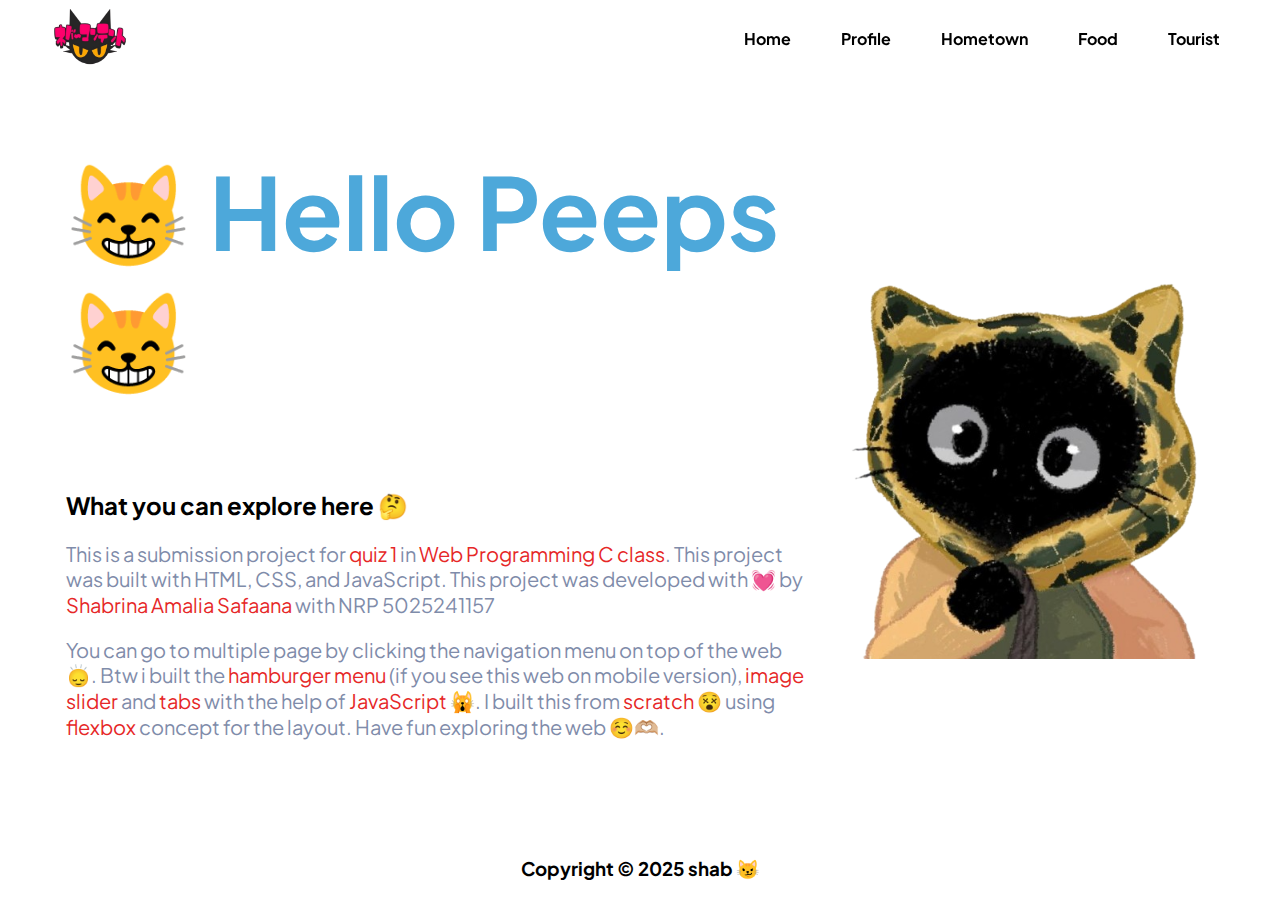
<file: quiz1/index.html>
<!DOCTYPE html>
<html lang="en">

<head>
    <meta charset="UTF-8">
    <meta name="viewport" content="width=device-width, initial-scale=1.0">
    <title>Shabrina Amalia</title>

    <!-- Link CSS -->
    <link rel="stylesheet" href="/quiz1/style.css">

    <!-- ICON -->
    <link rel="icon" type="image/png" href="/quiz1/img/logo.png">

    <!-- Font Google -->
    <link rel="preconnect" href="https://fonts.googleapis.com">
    <link rel="preconnect" href="https://fonts.gstatic.com" crossorigin>
    <link
        href="https://fonts.googleapis.com/css2?family=Inter:ital,opsz,wght@0,14..32,100..900;1,14..32,100..900&family=Plus+Jakarta+Sans:ital,wght@0,200..800;1,200..800&display=swap"
        rel="stylesheet">
</head>

<body>
    <!-- NAVBAR -->
    <header>
        <div class="nav-container">
            <!-- Nav Logo -->
            <div class="logo">
                <img src="/quiz1/img/logo.png" alt="LoGo SHab">
            </div>

            <!-- Hamburger (Mobile Only) -->
            <button id="hamburger" class="hamburger">
                <span></span>
                <span></span>
                <span></span>
            </button>

            <!-- Nav Menu -->
            <nav id="nav-menu" class="nav-list">
                <ul>
                    <li><a href="#">Home</a></li>
                    <li><a href="/quiz1/profile/index.html">Profile</a></li>
                    <li><a href="/quiz1/hometown/index.html">Hometown</a></li>
                    <li><a href="/quiz1/food/index.html">Food</a></li>
                    <li><a href="/quiz1/tourist/index.html">Tourist</a></li>
                </ul>
            </nav>
        </div>
    </header>

    <!-- CONTENT -->
    <main>
        <section>
            <article class="first">
                <h1>😸 Hello Peeps 😸</h1>
            </article>

            <article class="second">
                <h2>What you can explore here 🤔</h2>
                <p>
                    This is a submission project for <span>quiz 1</span> in <span>Web Programming C class</span>. This
                    project was built with
                    HTML, CSS, and JavaScript. This project was developed with 💓 by <span>Shabrina Amalia
                        Safaana</span> with
                    NRP 5025241157
                </p>

                <p>
                    You can go to multiple page by clicking the navigation menu on top of the web 🙂‍↕️. Btw i built the
                    <span>hamburger
                        menu</span> (if you see this web on mobile version), <span>image slider</span> and
                    <span>tabs</span> with the help of <span>JavaScript</span> 🙀.
                    I built this
                    from
                    <span>scratch</span> 😵 using <span>flexbox</span> concept for the layout. Have fun exploring the
                    web ☺️🫶🏼.
                </p>
            </article>
        </section>

        <aside>
            <img src="/quiz1/img/home.png" alt="home logo">
        </aside>
    </main>

    <footer>
        <h3>Copyright © 2025 shab 😼</h3>
    </footer>

    <script src="/quiz1/script.js"></script>
</body>

</html>
</file>
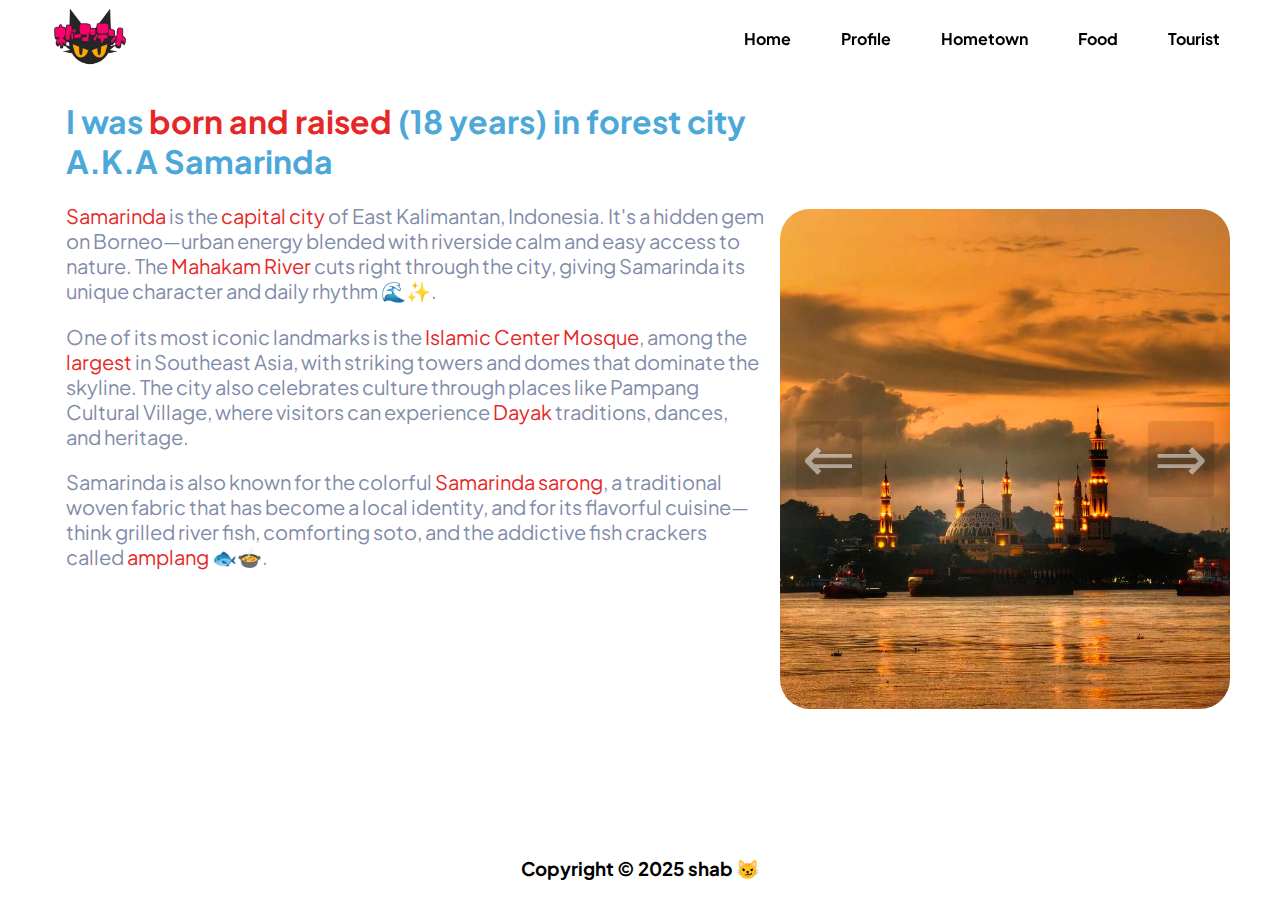
<file: quiz1/hometown/index.html>
<!DOCTYPE html>
<html lang="en">

<head>
    <meta charset="UTF-8">
    <meta name="viewport" content="width=device-width, initial-scale=1.0">
    <title>Hometown</title>

    <!-- Link CSS -->
    <link rel="stylesheet" href="style.css">

    <!-- ICON -->
    <link rel="icon" type="image/png" href="/quiz1/img/logo.png">

    <!-- Font Google -->
    <link rel="preconnect" href="https://fonts.googleapis.com">
    <link rel="preconnect" href="https://fonts.gstatic.com" crossorigin>
    <link
        href="https://fonts.googleapis.com/css2?family=Inter:ital,opsz,wght@0,14..32,100..900;1,14..32,100..900&family=Plus+Jakarta+Sans:ital,wght@0,200..800;1,200..800&display=swap"
        rel="stylesheet">
</head>

<body>
    <!-- NAVBAR -->
    <header>
        <div class="nav-container">
            <!-- Nav Logo -->
            <div class="logo">
                <img src="/quiz1/img/logo.png" alt="LoGo SHab">
            </div>

            <!-- Hamburger (Mobile Only) -->
            <button id="hamburger" class="hamburger">
                <span></span>
                <span></span>
                <span></span>
            </button>

            <!-- Nav Menu -->
            <nav id="nav-menu" class="nav-list">
                <ul>
                    <li><a href="/quiz1/index.html">Home</a></li>
                    <li><a href="/quiz1/profile/index.html">Profile</a></li>
                    <li><a href="#">Hometown</a></li>
                    <li><a href="/quiz1/food/index.html">Food</a></li>
                    <li><a href="/quiz1/tourist/index.html">Tourist</a></li>
                </ul>
            </nav>
        </div>
    </header>

    <!-- CONTENT -->
    <main>
        <article>
            <h1>I was <span>born and raised</span> (18 years) in forest city A.K.A Samarinda</h1>
            <p><span>Samarinda</span> is the <span>capital city</span> of East Kalimantan, Indonesia. It's a hidden gem
                on Borneo—urban energy
                blended with riverside calm and easy access to nature. The <span>Mahakam River</span> cuts right through
                the city,
                giving Samarinda its unique character and daily rhythm 🌊✨.
            </p>
            <p>One of its most iconic landmarks is the <span>Islamic Center Mosque</span>, among the
                <span>largest</span> in Southeast Asia, with
                striking towers and domes that dominate the skyline. The city also celebrates culture through places
                like Pampang Cultural Village, where visitors can experience <span>Dayak</span> traditions,
                dances, and heritage.

            </p>
            <p>Samarinda is also known for the colorful <span>Samarinda sarong</span>, a traditional woven fabric that
                has become a
                local identity, and for its flavorful cuisine—think grilled river fish, comforting soto, and the
                addictive fish crackers called <span>amplang</span> 🐟🍲.
            </p>
        </article>

        <aside>
            <div class="carousel" data-carousel>
                <button class="carousel-button prev" data-carousel-button="prev">&#8656;</button>
                <button class="carousel-button next" data-carousel-button="next">&#8658;</button>

                <ul data-slides>
                    <li class="slide" data-active>
                        <img src="/quiz1/img/samarinda.jpg" alt="img1">
                    </li>
                    <li class="slide">
                        <img src="/quiz1/img/samarinda2.jpg" alt="img1">
                    </li>
                    <li class="slide">
                        <img src="/quiz1/img/samarinda3.jpg" alt="img1">
                    </li>
                    <li class="slide">
                        <img src="/quiz1/img/samarinda4.jpg" alt="img1">
                    </li>
                </ul>
            </div>
        </aside>
    </main>

    <footer>
        <h3>Copyright © 2025 shab 😼</h3>
    </footer>

    <script src="/quiz1/script.js"></script>
</body>

</html>
</file>
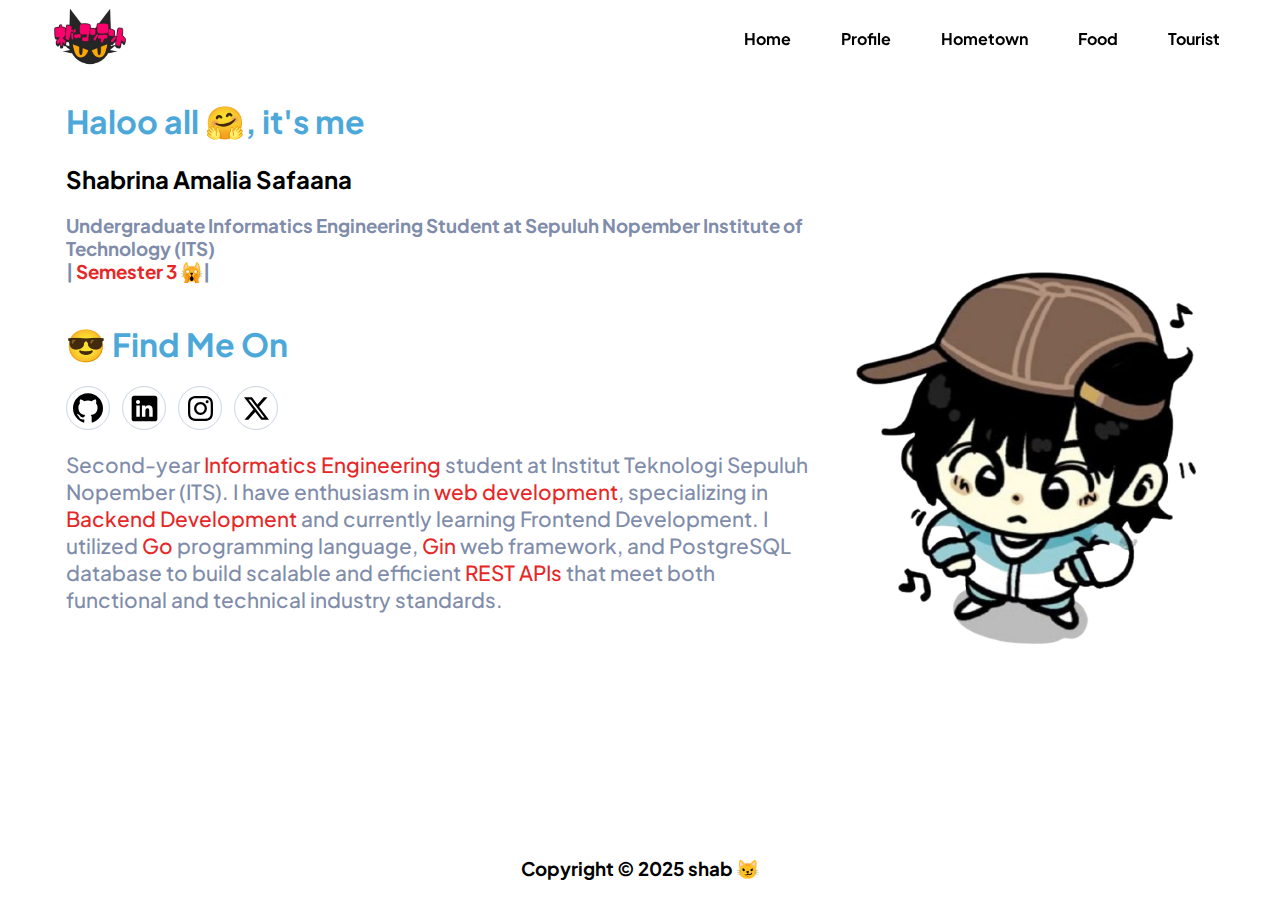
<file: quiz1/profile/index.html>
<!DOCTYPE html>
<html lang="en">

<head>
    <meta charset="UTF-8">
    <meta name="viewport" content="width=device-width, initial-scale=1.0">
    <title>Profile</title>

    <!-- Link CSS -->
    <link rel="stylesheet" href="style.css">

    <!-- ICON -->
    <link rel="icon" type="image/png" href="/quiz1/img/logo.png">

    <!-- Font Google -->
    <link rel="preconnect" href="https://fonts.googleapis.com">
    <link rel="preconnect" href="https://fonts.gstatic.com" crossorigin>
    <link
        href="https://fonts.googleapis.com/css2?family=Inter:ital,opsz,wght@0,14..32,100..900;1,14..32,100..900&family=Plus+Jakarta+Sans:ital,wght@0,200..800;1,200..800&display=swap"
        rel="stylesheet">
</head>

<body>
    <!-- NAVBAR -->
    <header>
        <div class="nav-container">
            <!-- Nav Logo -->
            <div class="logo">
                <img src="/quiz1/img/logo.png" alt="LoGo SHab">
            </div>

            <!-- Hamburger (Mobile Only) -->
            <button id="hamburger" class="hamburger">
                <span></span>
                <span></span>
                <span></span>
            </button>

            <!-- Nav Menu -->
            <nav id="nav-menu" class="nav-list">
                <ul>
                    <li><a href="/quiz1/index.html">Home</a></li>
                    <li><a href="#">Profile</a></li>
                    <li><a href="/quiz1/hometown/index.html">Hometown</a></li>
                    <li><a href="/quiz1/food/index.html">Food</a></li>
                    <li><a href="/quiz1/tourist/index.html">Tourist</a></li>
                </ul>
            </nav>
        </div>
    </header>

    <!-- CONTENT -->
    <main>
        <section>
            <article class="intro">
                <h1>Haloo all 🤗, it's me</h1>
                <h2><span>Shabrina Amalia Safaana</span></h2>

                <h3>Undergraduate Informatics Engineering Student at Sepuluh Nopember Institute of Technology (ITS)
                    <br>|
                    <span> Semester 3 🙀</span>|
                </h3>
            </article>

            <section class="contact">
                <h1>😎 Find Me On</h1>

                <div class="social-links">
                    <!-- Github -->
                    <a href="https://github.com/Shabrinashsf" target="_blank" class="social-btn">
                        <svg role="img" viewBox="0 0 24 24" xmlns="http://www.w3.org/2000/svg" width="30" class="icon">
                            <title>GitHub</title>
                            <path
                                d="M12 .297c-6.63 0-12 5.373-12 12 0 5.303 3.438 9.8 8.205 11.385.6.113.82-.258.82-.577 0-.285-.01-1.04-.015-2.04-3.338.724-4.042-1.61-4.042-1.61C4.422 18.07 3.633 17.7 3.633 17.7c-1.087-.744.084-.729.084-.729 1.205.084 1.838 1.236 1.838 1.236 1.07 1.835 2.809 1.305 3.495.998.108-.776.417-1.305.76-1.605-2.665-.3-5.466-1.332-5.466-5.93 0-1.31.465-2.38 1.235-3.22-.135-.303-.54-1.523.105-3.176 0 0 1.005-.322 3.3 1.23.96-.267 1.98-.399 3-.405 1.02.006 2.04.138 3 .405 2.28-1.552 3.285-1.23 3.285-1.23.645 1.653.24 2.873.12 3.176.765.84 1.23 1.91 1.23 3.22 0 4.61-2.805 5.625-5.475 5.92.42.36.81 1.096.81 2.22 0 1.606-.015 2.896-.015 3.286 0 .315.21.69.825.57C20.565 22.092 24 17.592 24 12.297c0-6.627-5.373-12-12-12" />
                        </svg>
                    </a>

                    <!-- Linkedin -->
                    <a href="https://www.linkedin.com/in/shabrinasf/" target="_blank" class="social-btn">
                        <svg xmlns="http://www.w3.org/2000/svg" width="35" class="icon" viewBox="0 0 30 30">
                            <title>Linkedin</title>
                            <path
                                d="M24,4H6C4.895,4,4,4.895,4,6v18c0,1.105,0.895,2,2,2h18c1.105,0,2-0.895,2-2V6C26,4.895,25.105,4,24,4z M10.954,22h-2.95 v-9.492h2.95V22z M9.449,11.151c-0.951,0-1.72-0.771-1.72-1.72c0-0.949,0.77-1.719,1.72-1.719c0.948,0,1.719,0.771,1.719,1.719 C11.168,10.38,10.397,11.151,9.449,11.151z M22.004,22h-2.948v-4.616c0-1.101-0.02-2.517-1.533-2.517 c-1.535,0-1.771,1.199-1.771,2.437V22h-2.948v-9.492h2.83v1.297h0.04c0.394-0.746,1.356-1.533,2.791-1.533 c2.987,0,3.539,1.966,3.539,4.522V22z">
                            </path>
                        </svg>
                    </a>

                    <!-- Instagram -->
                    <a href="https://www.instagram.com/shabrina.amalia_/" target="_blank" class="social-btn">
                        <svg role="img" viewBox="0 0 24 24" xmlns="http://www.w3.org/2000/svg" width="25" class="icon">
                            <title>Instagram</title>
                            <path
                                d="M7.0301.084c-1.2768.0602-2.1487.264-2.911.5634-.7888.3075-1.4575.72-2.1228 1.3877-.6652.6677-1.075 1.3368-1.3802 2.127-.2954.7638-.4956 1.6365-.552 2.914-.0564 1.2775-.0689 1.6882-.0626 4.947.0062 3.2586.0206 3.6671.0825 4.9473.061 1.2765.264 2.1482.5635 2.9107.308.7889.72 1.4573 1.388 2.1228.6679.6655 1.3365 1.0743 2.1285 1.38.7632.295 1.6361.4961 2.9134.552 1.2773.056 1.6884.069 4.9462.0627 3.2578-.0062 3.668-.0207 4.9478-.0814 1.28-.0607 2.147-.2652 2.9098-.5633.7889-.3086 1.4578-.72 2.1228-1.3881.665-.6682 1.0745-1.3378 1.3795-2.1284.2957-.7632.4966-1.636.552-2.9124.056-1.2809.0692-1.6898.063-4.948-.0063-3.2583-.021-3.6668-.0817-4.9465-.0607-1.2797-.264-2.1487-.5633-2.9117-.3084-.7889-.72-1.4568-1.3876-2.1228C21.2982 1.33 20.628.9208 19.8378.6165 19.074.321 18.2017.1197 16.9244.0645 15.6471.0093 15.236-.005 11.977.0014 8.718.0076 8.31.0215 7.0301.0839m.1402 21.6932c-1.17-.0509-1.8053-.2453-2.2287-.408-.5606-.216-.96-.4771-1.3819-.895-.422-.4178-.6811-.8186-.9-1.378-.1644-.4234-.3624-1.058-.4171-2.228-.0595-1.2645-.072-1.6442-.079-4.848-.007-3.2037.0053-3.583.0607-4.848.05-1.169.2456-1.805.408-2.2282.216-.5613.4762-.96.895-1.3816.4188-.4217.8184-.6814 1.3783-.9003.423-.1651 1.0575-.3614 2.227-.4171 1.2655-.06 1.6447-.072 4.848-.079 3.2033-.007 3.5835.005 4.8495.0608 1.169.0508 1.8053.2445 2.228.408.5608.216.96.4754 1.3816.895.4217.4194.6816.8176.9005 1.3787.1653.4217.3617 1.056.4169 2.2263.0602 1.2655.0739 1.645.0796 4.848.0058 3.203-.0055 3.5834-.061 4.848-.051 1.17-.245 1.8055-.408 2.2294-.216.5604-.4763.96-.8954 1.3814-.419.4215-.8181.6811-1.3783.9-.4224.1649-1.0577.3617-2.2262.4174-1.2656.0595-1.6448.072-4.8493.079-3.2045.007-3.5825-.006-4.848-.0608M16.953 5.5864A1.44 1.44 0 1 0 18.39 4.144a1.44 1.44 0 0 0-1.437 1.4424M5.8385 12.012c.0067 3.4032 2.7706 6.1557 6.173 6.1493 3.4026-.0065 6.157-2.7701 6.1506-6.1733-.0065-3.4032-2.771-6.1565-6.174-6.1498-3.403.0067-6.156 2.771-6.1496 6.1738M8 12.0077a4 4 0 1 1 4.008 3.9921A3.9996 3.9996 0 0 1 8 12.0077" />
                        </svg>
                    </a>

                    <!-- Twitter -->
                    <a href="https://x.com/sabre_sf" target="_blank" class="social-btn">
                        <svg role="img" viewBox="0 0 24 24" xmlns="http://www.w3.org/2000/svg" width="25" class="icon">
                            <title>Twitter</title>
                            <path
                                d="M18.901 1.153h3.68l-8.04 9.19L24 22.846h-7.406l-5.8-7.584-6.638 7.584H.474l8.6-9.83L0 1.154h7.594l5.243 6.932ZM17.61 20.644h2.039L6.486 3.24H4.298Z" />
                        </svg>
                    </a>
                </div>

                <p>
                    Second-year <span>Informatics Engineering</span> student at Institut Teknologi Sepuluh Nopember
                    (ITS). I have
                    enthusiasm in <span>web development</span>, specializing in <span>Backend Development</span> and
                    currently learning Frontend
                    Development. I utilized <span>Go</span> programming language, <span>Gin</span> web framework, and
                    PostgreSQL
                    database to build scalable and
                    efficient <span>REST APIs</span> that meet both functional and technical industry standards.
                </p>
            </section>
        </section>

        <aside>
            <img src="/quiz1/img/me.png" alt="home logo">
        </aside>
    </main>

    <footer>
        <h3>Copyright © 2025 shab 😼</h3>
    </footer>

    <script src="/quiz1/script.js"></script>
</body>

</html>
</file>
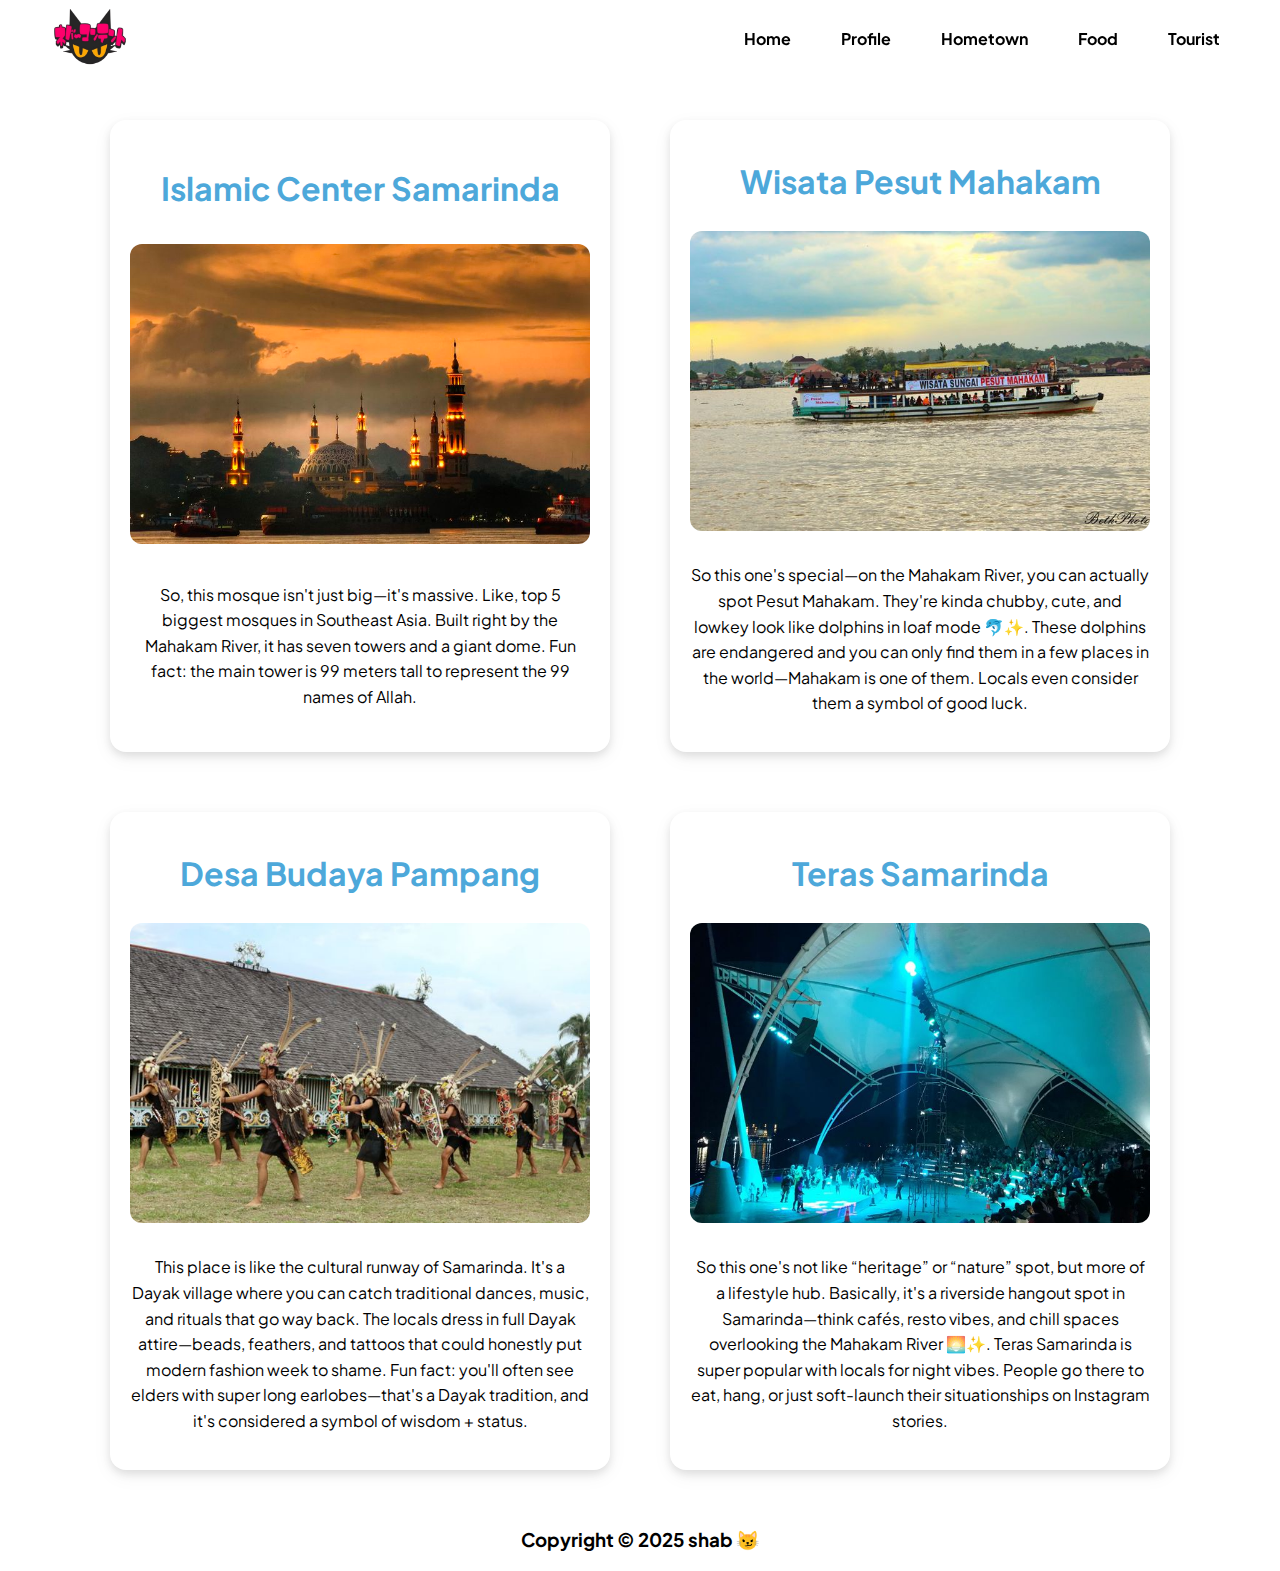
<file: quiz1/tourist/index.html>
<!DOCTYPE html>
<html lang="en">

<head>
    <meta charset="UTF-8">
    <meta name="viewport" content="width=device-width, initial-scale=1.0">
    <title>Tourist</title>

    <!-- Link CSS -->
    <link rel="stylesheet" href="style.css">

    <!-- ICON -->
    <link rel="icon" type="image/png" href="/quiz1/img/logo.png">

    <!-- Font Google -->
    <link rel="preconnect" href="https://fonts.googleapis.com">
    <link rel="preconnect" href="https://fonts.gstatic.com" crossorigin>
    <link
        href="https://fonts.googleapis.com/css2?family=Inter:ital,opsz,wght@0,14..32,100..900;1,14..32,100..900&family=Plus+Jakarta+Sans:ital,wght@0,200..800;1,200..800&display=swap"
        rel="stylesheet">
</head>

<body>
    <!-- NAVBAR -->
    <header>
        <div class="nav-container">
            <!-- Nav Logo -->
            <div class="logo">
                <img src="/quiz1/img/logo.png" alt="LoGo SHab">
            </div>

            <!-- Hamburger (Mobile Only) -->
            <button id="hamburger" class="hamburger">
                <span></span>
                <span></span>
                <span></span>
            </button>

            <!-- Nav Menu -->
            <nav id="nav-menu" class="nav-list">
                <ul>
                    <li><a href="/quiz1/index.html">Home</a></li>
                    <li><a href="/quiz1/profile/index.html">Profile</a></li>
                    <li><a href="/quiz1/hometown/index.html">Hometown</a></li>
                    <li><a href="/quiz1/food/index.html">Food</a></li>
                    <li><a href="#">Tourist</a></li>
                </ul>
            </nav>
        </div>
    </header>

    <!-- CONTENT -->
    <main>
        <div class="card">
            <h1>Islamic Center Samarinda</h1>
            <img src="/quiz1/img/tourist1.jpg" alt="Islamic Center Samarinda">
            <article>
                <p>So, this mosque isn't just big—it's massive. Like, top 5 biggest mosques in Southeast Asia. Built
                    right by the Mahakam River, it has seven towers and a giant dome. Fun fact: the main tower is 99
                    meters tall to represent the 99 names of Allah.</p>
            </article>
        </div>

        <div class="card">
            <h1>Wisata Pesut Mahakam</h1>
            <img src="/quiz1/img/tourist2.jpg" alt="Wisata Pesut Mahakam">
            <article>
                <p>So this one's special—on the Mahakam River, you can actually spot Pesut Mahakam. They're kinda
                    chubby, cute, and lowkey look like dolphins in loaf mode 🐬✨. These dolphins are endangered and you
                    can only find them in a few places in the world—Mahakam is one of them. Locals even consider them a
                    symbol of good luck.</p>
            </article>
        </div>

        <div class="card">
            <h1>Desa Budaya Pampang</h1>
            <img src="/quiz1/img/tourist3.jpg" alt="Desa Budaya Pampang">
            <article>
                <p>This place is like the cultural runway of Samarinda. It's a Dayak village where you can catch
                    traditional dances, music, and rituals that go way back. The locals dress in full Dayak
                    attire—beads, feathers, and tattoos that could honestly put modern fashion week to shame. Fun fact:
                    you'll often see elders with super long earlobes—that's a Dayak tradition, and it's considered a
                    symbol of wisdom + status.</p>
            </article>
        </div>

        <div class="card">
            <h1>Teras Samarinda</h1>
            <img src="/quiz1/img/tourist4.jpg" alt="Teras Samarinda">
            <article>
                <p>So this one's not like “heritage” or “nature” spot, but more of a lifestyle hub. Basically, it's a
                    riverside hangout spot in Samarinda—think cafés, resto vibes, and chill spaces overlooking the
                    Mahakam River 🌅✨. Teras Samarinda is super popular with locals for night vibes. People go there to
                    eat, hang, or just soft-launch their situationships on Instagram stories.</p>
            </article>
        </div>
    </main>

    <footer>
        <h3>Copyright © 2025 shab 😼</h3>
    </footer>

    <script src="/quiz1/script.js"></script>
</body>

</html>
</file>
<file: quiz1/style.css>
* {
  box-sizing: border-box;
}

main,
footer {
  opacity: 0;
  transform: translateY(30px);
  transition: opacity 1s ease-in-out, transform 1s ease-in-out;
}

main.show,
footer.show {
  opacity: 1;
  transform: translateY(0);
}

html {
  scroll-behavior: smooth;
}

html,
body {
  height: 100%;
}

body {
  font-family: "Plus Jakarta Sans", sans-serif;
  margin: 0;
  display: flex;
  flex-direction: column;
  padding: 0 50px;
  padding-top: 80px;
}

header {
  position: fixed;
  height: 80px;
  top: 0;
  left: 0;
  z-index: 9999;
  width: 100%;
}

.navbar-fixed {
  background-color: rgba(255, 255, 255, 0.7);
  backdrop-filter: blur(4px);
  box-shadow: inset 0 -1px 0 0 rgba(0, 0, 0, 0.1);
}

.nav-container {
  display: flex;
  padding: 0 50px;
  justify-content: space-between;
  align-items: center;
}

.nav-list {
  display: flex;
  position: static;
  background: none;
}

.nav-list ul {
  display: flex;
  flex-direction: row;
  gap: 30px;
  list-style: none;
}

nav ul li a {
  text-decoration: none;
  color: black;
  font-weight: 700;
  padding: 10px;
  transition: all 0.3s ease;
}

nav ul li a:hover {
  color: #4da8da;
}

.hamburger {
  display: flex;
  flex-direction: column;
  gap: 6px;
  background: none;
  border: none;
  z-index: 999;
  cursor: pointer;
  justify-content: center;
}

.hamburger span {
  width: 30px;
  height: 3px;
  background: black;
  border-radius: 5px;
  transition: all 0.3s ease;
}

/* Hamburger active -> jadi X */
.hamburger-active span:nth-child(1) {
  transform: rotate(45deg) translate(7px, 5px);
}
.hamburger-active span:nth-child(2) {
  transform: scale(0);
  opacity: 0;
}
.hamburger-active span:nth-child(3) {
  transform: rotate(-45deg) translate(8px, -5px);
}

.logo img {
  width: 80px;
}

main {
  display: flex;
  flex: 1;
  flex-direction: row;
}

.first {
  font-size: 50px;
  color: #4da8da;
  padding: 0 1rem;
  display: flex;
  justify-content: center;
}

.second {
  padding: 0 1rem;
}

.second p {
  color: #7f8caa;
  font-size: 20px;
}

.second span {
  color: #e62727;
}

main aside {
  display: flex;
  justify-content: center;
  align-items: center;
}

main aside img {
  width: 400px;
  height: 400px;
}

footer {
  display: flex;
  justify-content: center;
}

/* HP (Mobile) */
@media (max-width: 767px) {
  main {
    flex-direction: column;
  }

  .hamburger {
    display: flex;
  }

  .nav-list {
    display: none;
    position: absolute;
    top: 70px;
    right: 20px;
    background: white;
    border-radius: 10px;
    padding: 1rem;
    box-shadow: 0px 4px 10px rgba(0, 0, 0, 0.1);
    flex-direction: column;
    gap: 1rem;
  }

  .nav-list.active {
    display: flex;
  }

  .nav-list ul {
    flex-direction: column;
    gap: 1rem;
  }
}

/* Tablet */
@media (min-width: 768px) and (max-width: 1023px) {
  main {
    flex-direction: column;
  }

  main aside {
    align-items: top;
  }

  .hamburger {
    display: none;
  }
}

/* Desktop */
@media (min-width: 1024px) {
  .hamburger {
    display: none;
  }
}
</file>
<file: quiz1/hometown/style.css>
* {
  box-sizing: border-box;
}

main,
footer {
  opacity: 0;
  transform: translateY(30px);
  transition: opacity 1s ease-in-out, transform 1s ease-in-out;
}

main.show,
footer.show {
  opacity: 1;
  transform: translateY(0);
}

html {
  scroll-behavior: smooth;
}

html,
body {
  height: 100%;
}

body {
  font-family: "Plus Jakarta Sans", sans-serif;
  margin: 0;
  display: flex;
  flex-direction: column;
  padding: 0 50px;
  padding-top: 80px;
}

header {
  position: fixed;
  height: 80px;
  top: 0;
  left: 0;
  z-index: 9999;
  width: 100%;
}

.navbar-fixed {
  background-color: rgba(255, 255, 255, 0.7);
  backdrop-filter: blur(4px);
  box-shadow: inset 0 -1px 0 0 rgba(0, 0, 0, 0.1);
}

.nav-container {
  display: flex;
  padding: 0 50px;
  justify-content: space-between;
  align-items: center;
}

.nav-list {
  display: flex;
  position: static;
  background: none;
}

.nav-list ul {
  display: flex;
  flex-direction: row;
  gap: 30px;
  list-style: none;
}

nav ul li a {
  text-decoration: none;
  color: black;
  font-weight: 700;
  padding: 10px;
  transition: all 0.3s ease;
}

nav ul li a:hover {
  color: #4da8da;
}

.hamburger {
  display: flex;
  flex-direction: column;
  gap: 6px;
  background: none;
  border: none;
  z-index: 999;
  cursor: pointer;
  justify-content: center;
}

.hamburger span {
  width: 30px;
  height: 3px;
  background: black;
  border-radius: 5px;
  transition: all 0.3s ease;
}

/* Hamburger active -> jadi X */
.hamburger-active span:nth-child(1) {
  transform: rotate(45deg) translate(7px, 5px);
}
.hamburger-active span:nth-child(2) {
  transform: scale(0);
  opacity: 0;
}
.hamburger-active span:nth-child(3) {
  transform: rotate(-45deg) translate(8px, -5px);
}

.logo img {
  width: 80px;
}

main {
  display: flex;
  flex: 1;
  flex-direction: row;
}

main aside {
  display: flex;
  justify-content: center;
  align-items: center;
}

main aside img {
  width: 400px;
  height: 400px;
}

footer {
  display: flex;
  justify-content: center;
}

/* HP (Mobile) */
@media (max-width: 767px) {
  main {
    flex-direction: column;
  }

  .hamburger {
    display: flex;
  }

  .nav-list {
    display: none;
    position: absolute;
    top: 70px;
    right: 20px;
    background: white;
    border-radius: 10px;
    padding: 1rem;
    box-shadow: 0px 4px 10px rgba(0, 0, 0, 0.1);
    flex-direction: column;
    gap: 1rem;
  }

  .nav-list.active {
    display: flex;
  }

  .nav-list ul {
    flex-direction: column;
    gap: 1rem;
  }
}

main article {
  padding: 0 1rem;
}

main article h1 {
  color: #4da8da;
}

main article span {
  color: #e62727;
}

main article p {
  color: #7f8caa;
  font-size: 20px;
}

aside img {
  border-radius: 30px;
}

.carousel {
  width: 450px;
  height: 500px;
  position: relative;
}

.carousel ul {
  padding: 0;
  margin: 0;
  list-style: none;
}

.slide {
  position: absolute;
  inset: 0;
  opacity: 0;
  transition: 200ms opacity ease-in-out;
  transition-delay: 200ms;
}

.slide > img {
  display: block;
  width: 100%;
  height: 100%;
  object-fit: cover;
  object-position: center;
}

.slide[data-active] {
  opacity: 1;
  transition-delay: 0;
}

.carousel-button {
  position: absolute;
  background: none;
  border: none;
  font-size: 4rem;
  top: 50%;
  z-index: 2;
  transform: translateY(-50%);
  color: rgba(255, 255, 255, 0.5);
  cursor: pointer;
  border-radius: 0.25rem;
  background-color: rgba(0, 0, 0, 0.1);
}

.carousel-button:hover,
.carousel-button:focus {
  color: white;
  background-color: rgba(0, 0, 0, 0.2);
}

.carousel-button:focus {
  outline: 1px solid black;
}

.carousel-button.prev {
  left: 1rem;
}

.carousel-button.next {
  right: 1rem;
}

/* Tablet */
@media (min-width: 768px) and (max-width: 1023px) {
  main {
    flex-direction: column;
  }

  main aside {
    align-items: top;
  }

  .hamburger {
    display: none;
  }
}

/* Desktop */
@media (min-width: 1024px) {
  .hamburger {
    display: none;
  }
}
</file>
<file: quiz1/profile/style.css>
* {
  box-sizing: border-box;
}

main,
footer {
  opacity: 0;
  transform: translateY(30px);
  transition: opacity 1s ease-in-out, transform 1s ease-in-out;
}

main.show,
footer.show {
  opacity: 1;
  transform: translateY(0);
}

html {
  scroll-behavior: smooth;
}

html,
body {
  height: 100%;
}

body {
  font-family: "Plus Jakarta Sans", sans-serif;
  margin: 0;
  display: flex;
  flex-direction: column;
  padding: 0 50px;
  padding-top: 80px;
}

header {
  position: fixed;
  height: 80px;
  top: 0;
  left: 0;
  z-index: 9999;
  width: 100%;
}

.navbar-fixed {
  background-color: rgba(255, 255, 255, 0.7);
  backdrop-filter: blur(4px);
  box-shadow: inset 0 -1px 0 0 rgba(0, 0, 0, 0.1);
}

.nav-container {
  display: flex;
  padding: 0 50px;
  justify-content: space-between;
  align-items: center;
}

.nav-list {
  display: flex;
  position: static;
  background: none;
}

.nav-list ul {
  display: flex;
  flex-direction: row;
  gap: 30px;
  list-style: none;
}

nav ul li a {
  text-decoration: none;
  color: black;
  font-weight: 700;
  padding: 10px;
  transition: all 0.3s ease;
}

nav ul li a:hover {
  color: #4da8da;
}

.hamburger {
  display: flex;
  flex-direction: column;
  gap: 6px;
  background: none;
  border: none;
  z-index: 999;
  cursor: pointer;
  justify-content: center;
}

.hamburger span {
  width: 30px;
  height: 3px;
  background: black;
  border-radius: 5px;
  transition: all 0.3s ease;
}

/* Hamburger active -> jadi X */
.hamburger-active span:nth-child(1) {
  transform: rotate(45deg) translate(7px, 5px);
}
.hamburger-active span:nth-child(2) {
  transform: scale(0);
  opacity: 0;
}
.hamburger-active span:nth-child(3) {
  transform: rotate(-45deg) translate(8px, -5px);
}

.logo img {
  width: 80px;
}

main {
  display: flex;
  flex: 1;
  flex-direction: row;
}

.intro {
  padding: 0 1rem;
}

.intro h1 {
  color: #4da8da;
}

.intro h1 span {
  color: black;
}

.intro h3 {
  color: #7f8caa;
}

.intro h3 span {
  color: #e62727;
}

.contact {
  width: 100%;
  padding: 0 1rem;
  display: flex;
  flex-direction: column;
  margin-inline: auto;
}

.contact h1 {
  color: #4da8da;
}

.contact p {
  font-weight: 500;
  font-size: 1.3rem;
  color: #7f8caa;
}

.contact p span {
  color: #e62727;
}

.social-links {
  display: flex;
  align-items: center;
}

.social-btn {
  width: 44px;
  height: 44px;
  margin-right: 0.75rem;
  border-radius: 50%;
  display: flex;
  justify-content: center;
  align-items: center;
  border: 1px solid #cbd5e1;
  color: inherit;
  transition: all 0.3s ease;
  text-decoration: none;
}

.social-btn:hover {
  border-color: #4da8da;
  background-color: #4da8da;
  color: white;
}

.icon {
  fill: currentColor;
}

main aside {
  display: flex;
  justify-content: center;
  align-items: center;
}

main aside img {
  width: 400px;
  height: 400px;
}

footer {
  display: flex;
  justify-content: center;
}

/* HP (Mobile) */
@media (max-width: 767px) {
  main {
    flex-direction: column;
  }

  .hamburger {
    display: flex;
  }

  .nav-list {
    display: none;
    position: absolute;
    top: 70px;
    right: 20px;
    background: white;
    border-radius: 10px;
    padding: 1rem;
    box-shadow: 0px 4px 10px rgba(0, 0, 0, 0.1);
    flex-direction: column;
    gap: 1rem;
  }

  .nav-list.active {
    display: flex;
  }

  .nav-list ul {
    flex-direction: column;
    gap: 1rem;
  }
}

/* Tablet */
@media (min-width: 768px) and (max-width: 1023px) {
  main {
    flex-direction: column;
  }

  main aside {
    align-items: top;
  }

  .hamburger {
    display: none;
  }
}

/* Desktop */
@media (min-width: 1024px) {
  .hamburger {
    display: none;
  }
}
</file>
<file: quiz1/tourist/style.css>
* {
  box-sizing: border-box;
}

main,
footer {
  opacity: 0;
  transform: translateY(30px);
  transition: opacity 1s ease-in-out, transform 1s ease-in-out;
}

main.show,
footer.show {
  opacity: 1;
  transform: translateY(0);
}

html {
  scroll-behavior: smooth;
}

html,
body {
  height: 100%;
}

body {
  font-family: "Plus Jakarta Sans", sans-serif;
  margin: 0;
  display: flex;
  flex-direction: column;
  padding: 0 50px;
  padding-top: 80px;
}

header {
  position: fixed;
  height: 80px;
  top: 0;
  left: 0;
  z-index: 9999;
  width: 100%;
}

.navbar-fixed {
  background-color: rgba(255, 255, 255, 0.7);
  backdrop-filter: blur(4px);
  box-shadow: inset 0 -1px 0 0 rgba(0, 0, 0, 0.1);
}

.nav-container {
  display: flex;
  padding: 0 50px;
  justify-content: space-between;
  align-items: center;
}

.nav-list {
  display: flex;
  position: static;
  background: none;
}

.nav-list ul {
  display: flex;
  flex-direction: row;
  gap: 30px;
  list-style: none;
}

nav ul li a {
  text-decoration: none;
  color: black;
  font-weight: 700;
  padding: 10px;
  transition: all 0.3s ease;
}

nav ul li a:hover {
  color: #4da8da;
}

.hamburger {
  display: flex;
  flex-direction: column;
  gap: 6px;
  background: none;
  border: none;
  z-index: 999;
  cursor: pointer;
  justify-content: center;
}

.hamburger span {
  width: 30px;
  height: 3px;
  background: black;
  border-radius: 5px;
  transition: all 0.3s ease;
}

/* Hamburger active -> jadi X */
.hamburger-active span:nth-child(1) {
  transform: rotate(45deg) translate(7px, 5px);
}
.hamburger-active span:nth-child(2) {
  transform: scale(0);
  opacity: 0;
}
.hamburger-active span:nth-child(3) {
  transform: rotate(-45deg) translate(8px, -5px);
}

.logo img {
  width: 80px;
}

main {
  display: flex;
  flex-wrap: wrap;
  justify-content: center;
  gap: 20px;
  padding: 20px 0;
}

.card {
  display: flex;
  flex-direction: column;
  align-items: center;
  background: #fff;
  border-radius: 16px;
  padding: 20px;
  margin: 20px;
  box-shadow: 0 4px 8px rgba(0, 0, 0, 0.1), 0 6px 20px rgba(0, 0, 0, 0.05);
  max-width: 500px;
  justify-content: space-evenly;
}

.card img {
  width: 100%;
  max-width: 500px;
  height: 300px;
  object-fit: cover;
  border-radius: 12px;
  margin-bottom: 15px;
}

.card h1 {
  color: #4da8da;
  margin-bottom: 30px;
  text-align: center;
}

.card article {
  text-align: center;
  line-height: 1.6;
}

footer {
  display: flex;
  justify-content: center;
}

/* HP (Mobile) */
@media (max-width: 767px) {
  main {
    flex-direction: column;
  }

  .hamburger {
    display: flex;
  }

  .nav-list {
    display: none;
    position: absolute;
    top: 70px;
    right: 20px;
    background: white;
    border-radius: 10px;
    padding: 1rem;
    box-shadow: 0px 4px 10px rgba(0, 0, 0, 0.1);
    flex-direction: column;
    gap: 1rem;
  }

  .nav-list.active {
    display: flex;
  }

  .nav-list ul {
    flex-direction: column;
    gap: 1rem;
  }

  main {
    flex-direction: row;
  }
}

/* Tablet */
@media (min-width: 768px) and (max-width: 1023px) {
  main {
    flex-direction: column;
  }

  main aside {
    align-items: top;
  }

  .hamburger {
    display: none;
  }

  main {
    flex-direction: row;
  }
}

/* Desktop */
@media (min-width: 1024px) {
  .hamburger {
    display: none;
  }
}
</file>
